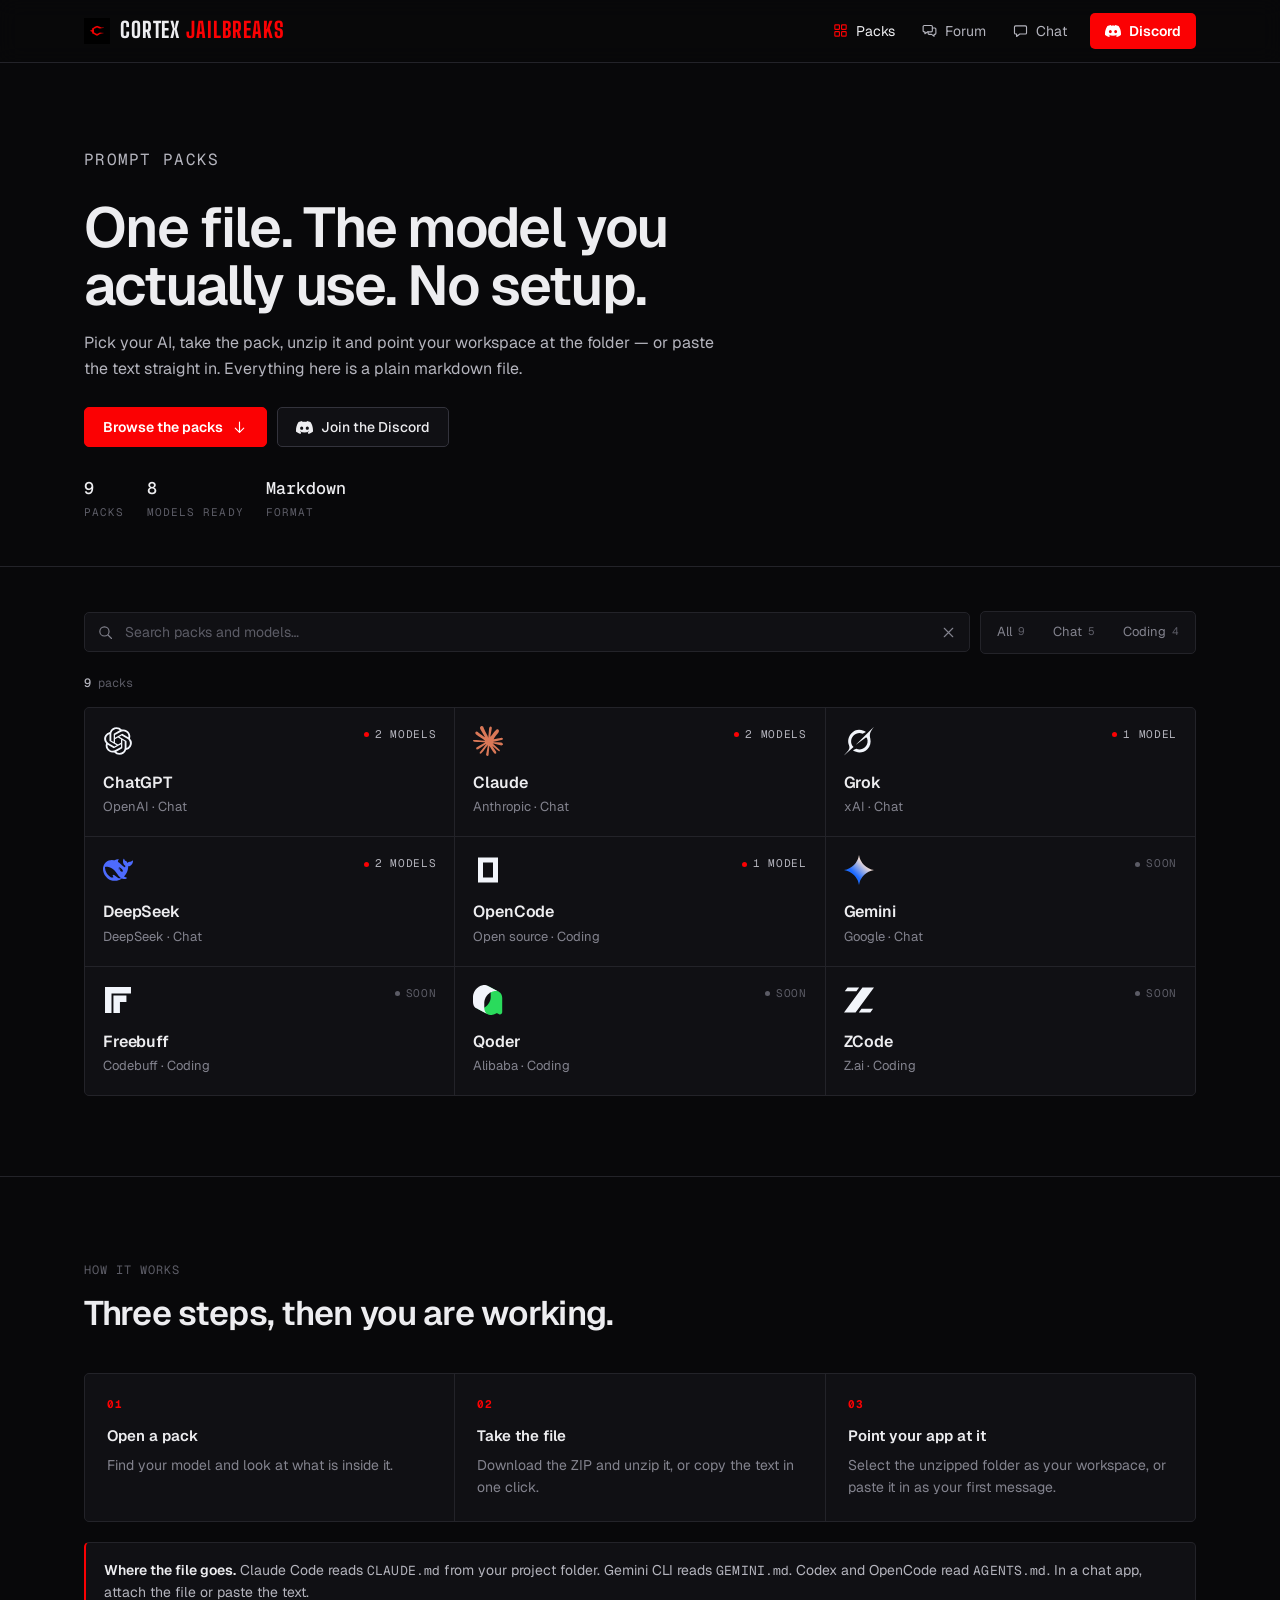
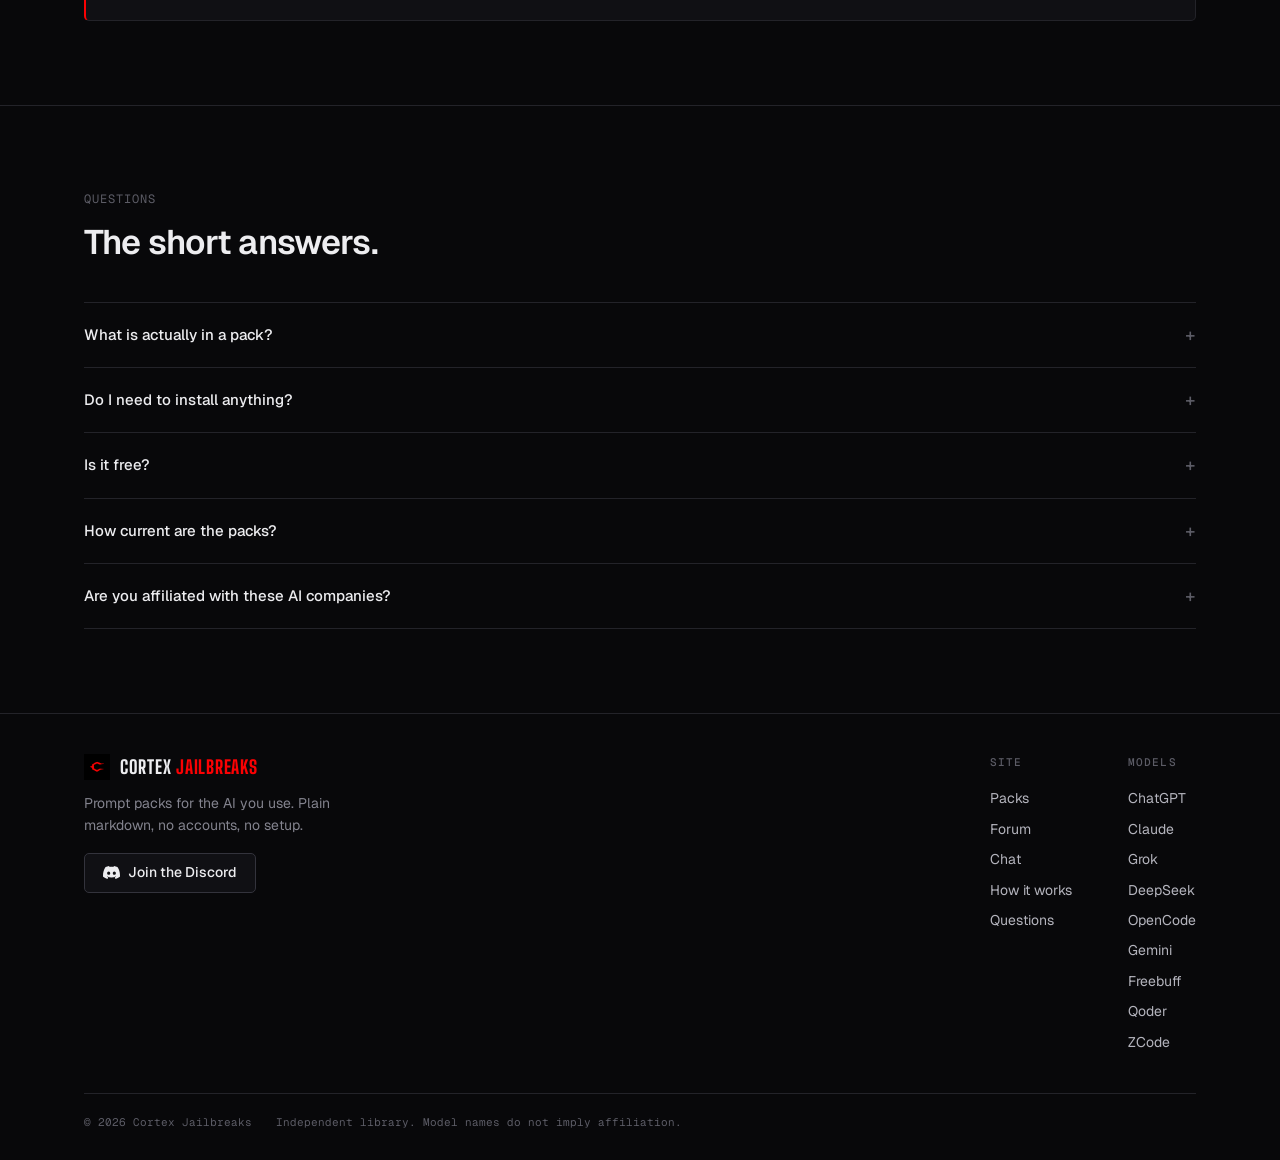
<file: docs/index.html>
<!doctype html>
<html lang="en">
<head>
<meta charset="utf-8">
<meta name="viewport" content="width=device-width,initial-scale=1">
<meta name="theme-color" content="#fb0103">
<title>Cortex Jailbreaks — prompt packs for the AI you use</title>
<meta name="description" content="Cortex Jailbreaks: prompt packs for ChatGPT, Claude, Grok, DeepSeek, OpenCode and more. Pick your model, download the file, get to work.">
<link rel="icon" href="assets/mark.png">
<link rel="preconnect" href="https://fonts.googleapis.com">
<link rel="preconnect" href="https://fonts.gstatic.com" crossorigin>
<link rel="stylesheet" href="https://fonts.googleapis.com/css2?family=Big+Shoulders+Display:wght@700;800&family=Geist:wght@400;500;600&family=Geist+Mono:wght@400;500&display=swap">
<link rel="stylesheet" href="styles.css">
</head>
<body>

<svg width="0" height="0" style="position:absolute" aria-hidden="true"><defs>
  <symbol id="i-grid" viewBox="0 0 24 24"><rect x="4" y="4" width="6.5" height="6.5" rx="1"/><rect x="13.5" y="4" width="6.5" height="6.5" rx="1"/><rect x="4" y="13.5" width="6.5" height="6.5" rx="1"/><rect x="13.5" y="13.5" width="6.5" height="6.5" rx="1"/></symbol>
  <symbol id="i-forum" viewBox="0 0 24 24"><path d="M4.5 5h10A1.5 1.5 0 0 1 16 6.5v6a1.5 1.5 0 0 1-1.5 1.5H9l-3.5 2.5V14h-1A1.5 1.5 0 0 1 3 12.5v-6A1.5 1.5 0 0 1 4.5 5z"/><path d="M16 8.5h3.5A1.5 1.5 0 0 1 21 10v6a1.5 1.5 0 0 1-1.5 1.5h-1V20L15 17.5h-3.5A1.5 1.5 0 0 1 10 16v-2"/></symbol>
  <symbol id="i-chat" viewBox="0 0 24 24"><path d="M5 5.5h14a1.5 1.5 0 0 1 1.5 1.5v8.5A1.5 1.5 0 0 1 19 17h-8l-4.5 3.5V17H5a1.5 1.5 0 0 1-1.5-1.5V7A1.5 1.5 0 0 1 5 5.5z"/></symbol>
  <symbol id="i-search" viewBox="0 0 24 24"><circle cx="10.5" cy="10.5" r="6.5"/><path d="m15.5 15.5 5 5"/></symbol>
  <symbol id="i-close" viewBox="0 0 24 24"><path d="M6 6l12 12M18 6 6 18"/></symbol>
  <symbol id="i-copy" viewBox="0 0 24 24"><rect x="9" y="9" width="11" height="11" rx="2"/><path d="M5.5 15H5a1.5 1.5 0 0 1-1.5-1.5v-8A1.5 1.5 0 0 1 5 4h8.5A1.5 1.5 0 0 1 15 5.5V6"/></symbol>
  <symbol id="i-check" viewBox="0 0 24 24"><path d="m5 12.5 4.5 4.5L19 7.5"/></symbol>
  <symbol id="i-down" viewBox="0 0 24 24"><path d="M12 4.5v14M6 13l6 6 6-6"/></symbol>
  <symbol id="i-arrow" viewBox="0 0 24 24"><path d="M7 17 17 7M8.5 7H17v8.5"/></symbol>
  <symbol id="i-left" viewBox="0 0 24 24"><path d="m14.5 6-6 6 6 6"/></symbol>
  <symbol id="i-right" viewBox="0 0 24 24"><path d="m9.5 6 6 6-6 6"/></symbol>
  <symbol id="i-hash" viewBox="0 0 24 24"><path d="M9.5 4 8 20M16 4l-1.5 16M4.5 9h15M4 15h15"/></symbol>
  <symbol id="i-send" viewBox="0 0 24 24"><path d="M12 19V5M6 11l6-6 6 6"/></symbol>
  <symbol id="i-info" viewBox="0 0 24 24"><circle cx="12" cy="12" r="8.5"/><path d="M12 11v5.5M12 7.6v.2"/></symbol>
  <symbol id="i-file" viewBox="0 0 24 24"><path d="M13.5 3.5H7a2 2 0 0 0-2 2v13a2 2 0 0 0 2 2h10a2 2 0 0 0 2-2V9z"/><path d="M13.5 3.5V9H19"/></symbol>
  <symbol id="i-discord" viewBox="0 0 24 24"><path fill="currentColor" stroke="none" d="M20.317 4.3698a19.7913 19.7913 0 00-4.8851-1.5152.0741.0741 0 00-.0785.0371c-.211.3753-.4447.8648-.6083 1.2495-1.8447-.2762-3.68-.2762-5.4868 0-.1636-.3933-.4058-.8742-.6177-1.2495a.077.077 0 00-.0785-.037 19.7363 19.7363 0 00-4.8852 1.515.0699.0699 0 00-.0321.0277C.5334 9.0458-.319 13.5799.0992 18.0578a.0824.0824 0 00.0312.0561c2.0528 1.5076 4.0413 2.4228 5.9929 3.0294a.0777.0777 0 00.0842-.0276c.4616-.6304.8731-1.2952 1.226-1.9942a.076.076 0 00-.0416-.1057c-.6528-.2476-1.2743-.5495-1.8722-.8923a.077.077 0 01-.0076-.1277c.1258-.0943.2517-.1923.3718-.2914a.0743.0743 0 01.0776-.0105c3.9278 1.7933 8.18 1.7933 12.0614 0a.0739.0739 0 01.0785.0095c.1202.099.246.1981.3728.2924a.077.077 0 01-.0066.1276 12.2986 12.2986 0 01-1.873.8914.0766.0766 0 00-.0407.1067c.3604.698.7719 1.3628 1.225 1.9932a.076.076 0 00.0842.0286c1.961-.6067 3.9495-1.5219 6.0023-3.0294a.077.077 0 00.0313-.0552c.5004-5.177-.8382-9.6739-3.5485-13.6604a.061.061 0 00-.0312-.0286zM8.02 15.3312c-1.1825 0-2.1569-1.0857-2.1569-2.419 0-1.3332.9555-2.4189 2.157-2.4189 1.2108 0 2.1757 1.0952 2.1568 2.419 0 1.3332-.9555 2.4189-2.1569 2.4189zm7.9748 0c-1.1825 0-2.1569-1.0857-2.1569-2.419 0-1.3332.9554-2.4189 2.1569-2.4189 1.2108 0 2.1757 1.0952 2.1568 2.419 0 1.3332-.946 2.4189-2.1568 2.4189Z"/></symbol>
</defs></svg>

<a class="skip" href="#library">Skip to the packs</a>

<header class="header">
  <div class="header-inner">
    <a class="brand" href="index.html" aria-label="Cortex Jailbreaks home">
      <span class="brand-mark"><img src="assets/mark.png" alt="" width="26" height="26"></span>
      <span class="brand-word">Cortex <i>Jailbreaks</i></span>
    </a>
    <nav class="nav" aria-label="Main">
      <a href="index.html" aria-current="page"><svg class="ico"><use href="#i-grid"/></svg>Packs</a>
      <a href="forum.html"><svg class="ico"><use href="#i-forum"/></svg>Forum</a>
      <a href="chat.html"><svg class="ico"><use href="#i-chat"/></svg>Chat</a>
    </nav>
    <div class="head-actions">
      <a class="discord-btn" id="discord-top" target="_blank" rel="noopener" aria-label="Join the Discord"><svg class="ico"><use href="#i-discord"/></svg><span>Discord</span></a>
      <button class="menu-btn" type="button" aria-expanded="false" aria-controls="mobile-menu" aria-label="Open menu"><span></span></button>
    </div>
  </div>
</header>
<div class="mobile-menu" id="mobile-menu" hidden>
  <a href="index.html"><svg class="ico"><use href="#i-grid"/></svg>Packs</a>
  <a href="forum.html"><svg class="ico"><use href="#i-forum"/></svg>Forum</a>
  <a href="chat.html"><svg class="ico"><use href="#i-chat"/></svg>Chat</a>
  <a id="discord-menu" target="_blank" rel="noopener"><svg class="ico"><use href="#i-discord"/></svg>Discord</a>
</div>

<main>
  <section class="hero">
    <div class="wrap">
      <p class="eyebrow">Prompt packs</p>
      <h1>One file. The model you actually use. No setup.</h1>
      <p>Pick your AI, take the pack, unzip it and point your workspace at the folder — or paste the text straight in. Everything here is a plain markdown file.</p>
      <div class="hero-actions">
        <a class="btn btn-primary" href="#library">Browse the packs<svg class="ico"><use href="#i-down"/></svg></a>
        <a class="btn" id="discord-hero" target="_blank" rel="noopener"><svg class="ico"><use href="#i-discord"/></svg>Join the Discord</a>
      </div>
      <div class="hero-meta">
        <div><b id="m-total">9</b><span>Packs</span></div>
        <div><b id="m-live">8</b><span>Models ready</span></div>
        <div><b>Markdown</b><span>Format</span></div>
      </div>
    </div>
  </section>

  <section class="library" id="library">
    <div class="wrap">
      <div class="tools">
        <label class="search">
          <svg class="ico"><use href="#i-search"/></svg>
          <input id="search" type="search" placeholder="Search packs and models…" aria-label="Search packs" autocomplete="off" spellcheck="false">
          <button class="search-clear" id="search-clear" type="button" aria-label="Clear search" hidden><svg class="ico"><use href="#i-close"/></svg></button>
        </label>
        <div class="segment" id="segment" role="group" aria-label="Filter by kind"></div>
      </div>
      <div class="board-head">
        <span class="count" id="count"></span>
      </div>
      <div class="grid" id="grid"></div>
      <div class="empty" id="empty" hidden>
        <h3>Nothing matches that</h3>
        <p>Try a shorter search, or clear it.</p>
        <button class="btn" id="reset" type="button">Clear</button>
      </div>
    </div>
  </section>

  <section class="section" id="how">
    <div class="wrap">
      <div class="section-head">
        <p class="eyebrow">How it works</p>
        <h2>Three steps, then you are working.</h2>
      </div>
      <ol class="steps">
        <li><b>01</b><h3>Open a pack</h3><p>Find your model and look at what is inside it.</p></li>
        <li><b>02</b><h3>Take the file</h3><p>Download the ZIP and unzip it, or copy the text in one click.</p></li>
        <li><b>03</b><h3>Point your app at it</h3><p>Select the unzipped folder as your workspace, or paste it in as your first message.</p></li>
      </ol>
      <div class="note-box">
        <b>Where the file goes.</b> Claude Code reads <span class="mono">CLAUDE.md</span> from your project folder. Gemini CLI reads <span class="mono">GEMINI.md</span>. Codex and OpenCode read <span class="mono">AGENTS.md</span>. In a chat app, attach the file or paste the text.
      </div>
    </div>
  </section>

  <section class="section" id="faq">
    <div class="wrap">
      <div class="section-head">
        <p class="eyebrow">Questions</p>
        <h2>The short answers.</h2>
      </div>
      <div class="faq-list">
        <details>
          <summary>What is actually in a pack?</summary>
          <div class="answer"><p>One markdown file, named for the app it targets: <span class="mono">CLAUDE.md</span> for Claude, <span class="mono">GEMINI.md</span> for Gemini, <span class="mono">AGENTS.md</span> for the rest. Every pack page says which file you get.</p></div>
        </details>
        <details>
          <summary>Do I need to install anything?</summary>
          <div class="answer"><p>No. There are no installers, scripts or extensions. It is a text file in a ZIP.</p></div>
        </details>
        <details>
          <summary>Is it free?</summary>
          <div class="answer"><p>Yes. There is no login, no account and no lock on any pack — the download and copy buttons work for everyone.</p></div>
        </details>
        <details>
          <summary>How current are the packs?</summary>
          <div class="answer"><p>Each model shows the date its file was last changed, read straight from the repository, so the date moves on its own whenever a pack is updated.</p></div>
        </details>
        <details>
          <summary>Are you affiliated with these AI companies?</summary>
          <div class="answer"><p>No. Model and company names are used only to say which app a pack is written for.</p></div>
        </details>
      </div>
    </div>
  </section>
</main>

<footer class="footer">
  <div class="wrap">
    <div class="footer-top">
      <div class="footer-brand">
        <a class="brand" href="index.html">
          <span class="brand-mark"><img src="assets/mark.png" alt="" width="22" height="22"></span>
          <span class="brand-word" style="font-size:1.15rem">Cortex <i>Jailbreaks</i></span>
        </a>
        <p>Prompt packs for the AI you use. Plain markdown, no accounts, no setup.</p>
        <a class="btn" id="discord-foot" target="_blank" rel="noopener"><svg class="ico"><use href="#i-discord"/></svg>Join the Discord</a>
      </div>
      <div class="footer-col">
        <h4>Site</h4>
        <a href="index.html">Packs</a>
        <a href="forum.html">Forum</a>
        <a href="chat.html">Chat</a>
        <a href="#how">How it works</a>
        <a href="#faq">Questions</a>
      </div>
      <div class="footer-col" id="footer-models">
        <h4>Models</h4>
      </div>
    </div>
    <div class="footer-bottom">
      <span>© <span id="year">2026</span> Cortex Jailbreaks</span>
      <span>Independent library. Model names do not imply affiliation.</span>
    </div>
  </div>
</footer>

<dialog id="pack-page" class="pack-page" aria-labelledby="pp-title">
  <div class="pp-bar">
    <button type="button" class="pp-back" id="pp-back"><svg class="ico"><use href="#i-left"/></svg>All packs</button>
    <div class="pp-nav">
      <button type="button" class="icon-btn" id="pp-prev" aria-label="Previous pack"><svg class="ico"><use href="#i-left"/></svg></button>
      <span class="pp-count" id="pp-count">1 / 9</span>
      <button type="button" class="icon-btn" id="pp-next" aria-label="Next pack"><svg class="ico"><use href="#i-right"/></svg></button>
      <button type="button" class="icon-btn" id="pp-close" aria-label="Close"><svg class="ico"><use href="#i-close"/></svg></button>
    </div>
  </div>
  <div class="pp-body" id="pp-body">
    <div class="pp-head">
      <div class="pp-logo" id="pp-logo" aria-hidden="true"></div>
      <div>
        <p class="pp-provider" id="pp-provider"></p>
        <h2 class="pp-title" id="pp-title"></h2>
      </div>
    </div>
    <p class="pp-desc" id="pp-desc"></p>
    <div class="pp-models-head"><h3>Models</h3><span id="pp-models-count"></span></div>
    <ul class="model-list" id="pp-models"></ul>
    <div class="pp-panels">
      <section class="pp-panel">
        <h3>Inside the ZIP</h3>
        <pre id="pp-tree"></pre>
        <p class="pp-note" id="pp-note"></p>
      </section>
      <section class="pp-panel">
        <h3>How to use it</h3>
        <div class="pp-steps" id="pp-steps"></div>
      </section>
    </div>
  </div>
</dialog>

<div class="toasts" id="toasts" role="status" aria-live="polite"></div>

<script src="config.js"></script>
<script src="catalog.js"></script>
<script src="app.js"></script>
<script>
  (function () {
    var url = (window.CORTEX && window.CORTEX.discord) || '';
    ['discord-top', 'discord-menu', 'discord-hero', 'discord-foot'].forEach(function (id) {
      var el = document.getElementById(id);
      if (el) el.href = url;
    });
    var live = (window.PACKS || []).reduce(function (n, p) { return n + (p.models || []).length; }, 0);
    document.getElementById('m-total').textContent = (window.PACKS || []).length;
    document.getElementById('m-live').textContent = live;
    document.getElementById('footer-models').insertAdjacentHTML('beforeend',
      (window.PACKS || []).map(function (p) {
        return '<a href="#pack-' + p.id + '">' + p.name + '</a>';
      }).join(''));
  })();
</script>
</body>
</html>
</file>
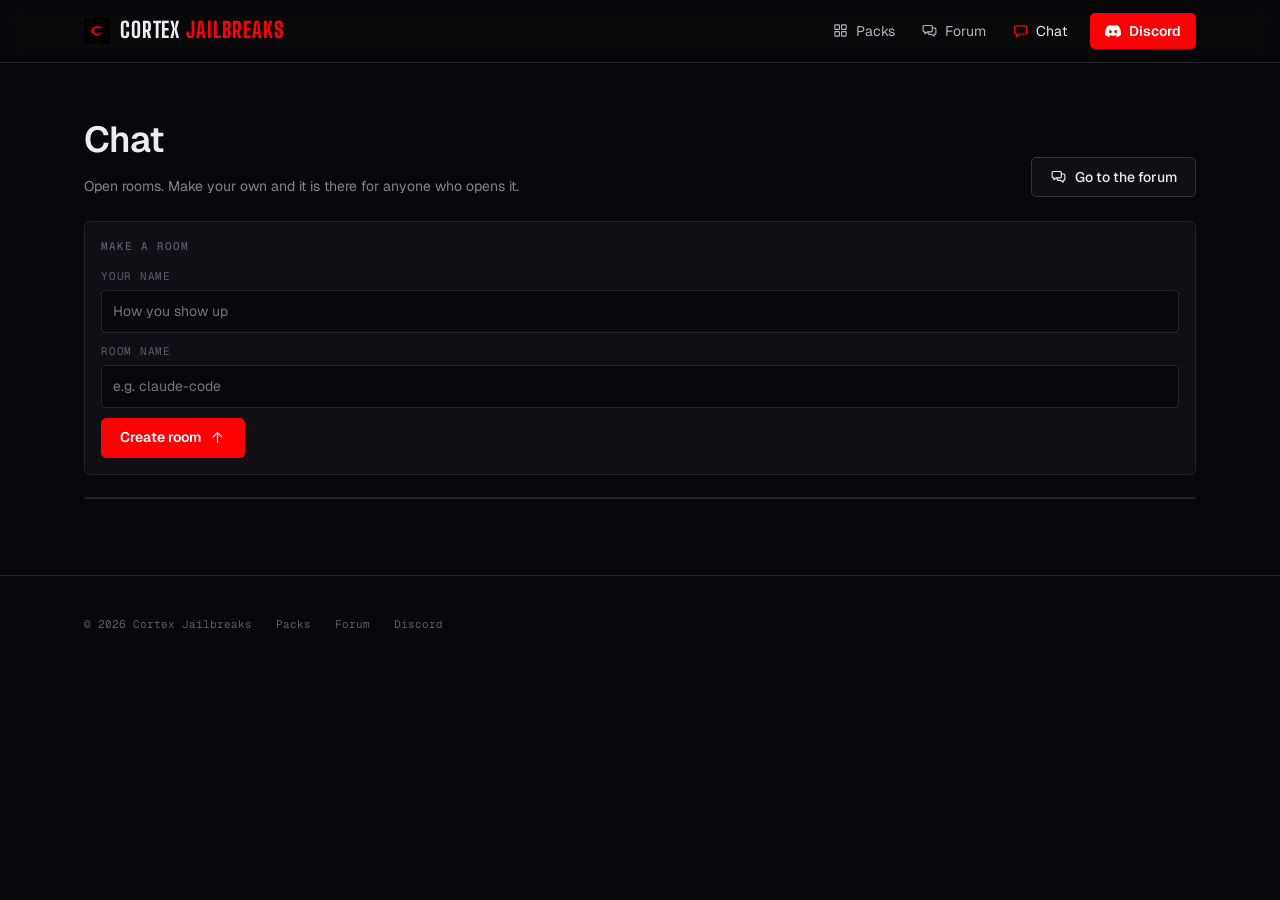
<file: docs/chat.html>
<!doctype html>
<html lang="en">
<head>
<meta charset="utf-8">
<meta name="viewport" content="width=device-width,initial-scale=1">
<meta name="theme-color" content="#fb0103">
<title>Chat — Cortex Jailbreaks</title>
<meta name="description" content="Open rooms on Cortex Jailbreaks. Make your own, talk to whoever is around.">
<link rel="icon" href="assets/mark.png">
<link rel="preconnect" href="https://fonts.googleapis.com">
<link rel="preconnect" href="https://fonts.gstatic.com" crossorigin>
<link rel="stylesheet" href="https://fonts.googleapis.com/css2?family=Big+Shoulders+Display:wght@700;800&family=Geist:wght@400;500;600&family=Geist+Mono:wght@400;500&display=swap">
<link rel="stylesheet" href="styles.css">
</head>
<body>

<svg width="0" height="0" style="position:absolute" aria-hidden="true"><defs>
  <symbol id="i-grid" viewBox="0 0 24 24"><rect x="4" y="4" width="6.5" height="6.5" rx="1"/><rect x="13.5" y="4" width="6.5" height="6.5" rx="1"/><rect x="4" y="13.5" width="6.5" height="6.5" rx="1"/><rect x="13.5" y="13.5" width="6.5" height="6.5" rx="1"/></symbol>
  <symbol id="i-forum" viewBox="0 0 24 24"><path d="M4.5 5h10A1.5 1.5 0 0 1 16 6.5v6a1.5 1.5 0 0 1-1.5 1.5H9l-3.5 2.5V14h-1A1.5 1.5 0 0 1 3 12.5v-6A1.5 1.5 0 0 1 4.5 5z"/><path d="M16 8.5h3.5A1.5 1.5 0 0 1 21 10v6a1.5 1.5 0 0 1-1.5 1.5h-1V20L15 17.5h-3.5A1.5 1.5 0 0 1 10 16v-2"/></symbol>
  <symbol id="i-chat" viewBox="0 0 24 24"><path d="M5 5.5h14a1.5 1.5 0 0 1 1.5 1.5v8.5A1.5 1.5 0 0 1 19 17h-8l-4.5 3.5V17H5a1.5 1.5 0 0 1-1.5-1.5V7A1.5 1.5 0 0 1 5 5.5z"/></symbol>
  <symbol id="i-left" viewBox="0 0 24 24"><path d="m14.5 6-6 6 6 6"/></symbol>
  <symbol id="i-info" viewBox="0 0 24 24"><circle cx="12" cy="12" r="8.5"/><path d="M12 11v5.5M12 7.6v.2"/></symbol>
  <symbol id="i-hash" viewBox="0 0 24 24"><path d="M9.5 4 8 20M16 4l-1.5 16M4.5 9h15M4 15h15"/></symbol>
  <symbol id="i-send" viewBox="0 0 24 24"><path d="M12 19V5M6 11l6-6 6 6"/></symbol>
  <symbol id="i-discord" viewBox="0 0 24 24"><path fill="currentColor" stroke="none" d="M20.317 4.3698a19.7913 19.7913 0 00-4.8851-1.5152.0741.0741 0 00-.0785.0371c-.211.3753-.4447.8648-.6083 1.2495-1.8447-.2762-3.68-.2762-5.4868 0-.1636-.3933-.4058-.8742-.6177-1.2495a.077.077 0 00-.0785-.037 19.7363 19.7363 0 00-4.8852 1.515.0699.0699 0 00-.0321.0277C.5334 9.0458-.319 13.5799.0992 18.0578a.0824.0824 0 00.0312.0561c2.0528 1.5076 4.0413 2.4228 5.9929 3.0294a.0777.0777 0 00.0842-.0276c.4616-.6304.8731-1.2952 1.226-1.9942a.076.076 0 00-.0416-.1057c-.6528-.2476-1.2743-.5495-1.8722-.8923a.077.077 0 01-.0076-.1277c.1258-.0943.2517-.1923.3718-.2914a.0743.0743 0 01.0776-.0105c3.9278 1.7933 8.18 1.7933 12.0614 0a.0739.0739 0 01.0785.0095c.1202.099.246.1981.3728.2924a.077.077 0 01-.0066.1276 12.2986 12.2986 0 01-1.873.8914.0766.0766 0 00-.0407.1067c.3604.698.7719 1.3628 1.225 1.9932a.076.076 0 00.0842.0286c1.961-.6067 3.9495-1.5219 6.0023-3.0294a.077.077 0 00.0313-.0552c.5004-5.177-.8382-9.6739-3.5485-13.6604a.061.061 0 00-.0312-.0286zM8.02 15.3312c-1.1825 0-2.1569-1.0857-2.1569-2.419 0-1.3332.9555-2.4189 2.157-2.4189 1.2108 0 2.1757 1.0952 2.1568 2.419 0 1.3332-.9555 2.4189-2.1569 2.4189zm7.9748 0c-1.1825 0-2.1569-1.0857-2.1569-2.419 0-1.3332.9554-2.4189 2.1569-2.4189 1.2108 0 2.1757 1.0952 2.1568 2.419 0 1.3332-.946 2.4189-2.1568 2.4189Z"/></symbol>
</defs></svg>

<a class="skip" href="#main">Skip to content</a>

<header class="header">
  <div class="header-inner">
    <a class="brand" href="index.html" aria-label="Cortex Jailbreaks home">
      <span class="brand-mark"><img src="assets/mark.png" alt="" width="26" height="26"></span>
      <span class="brand-word">Cortex <i>Jailbreaks</i></span>
    </a>
    <nav class="nav" aria-label="Main">
      <a href="index.html"><svg class="ico"><use href="#i-grid"/></svg>Packs</a>
      <a href="forum.html"><svg class="ico"><use href="#i-forum"/></svg>Forum</a>
      <a href="chat.html" aria-current="page"><svg class="ico"><use href="#i-chat"/></svg>Chat</a>
    </nav>
    <div class="head-actions">
      <a class="discord-btn" id="discord-top" target="_blank" rel="noopener" aria-label="Join the Discord"><svg class="ico"><use href="#i-discord"/></svg><span>Discord</span></a>
      <button class="menu-btn" type="button" aria-expanded="false" aria-controls="mobile-menu" aria-label="Open menu"><span></span></button>
    </div>
  </div>
</header>
<div class="mobile-menu" id="mobile-menu" hidden>
  <a href="index.html"><svg class="ico"><use href="#i-grid"/></svg>Packs</a>
  <a href="forum.html"><svg class="ico"><use href="#i-forum"/></svg>Forum</a>
  <a href="chat.html"><svg class="ico"><use href="#i-chat"/></svg>Chat</a>
  <a id="discord-menu" target="_blank" rel="noopener"><svg class="ico"><use href="#i-discord"/></svg>Discord</a>
</div>

<main class="subpage" id="main">
  <div class="wrap">
    <div class="subpage-top">
      <div>
        <h1>Chat</h1>
        <p>Open rooms. Make your own and it is there for anyone who opens it.</p>
      </div>
      <a class="btn" href="forum.html"><svg class="ico"><use href="#i-forum"/></svg>Go to the forum</a>
    </div>

    <div id="mode-banner"></div>

    <!-- Rooms -->
    <div id="rooms-view">
      <form class="composer" id="new-room" autocomplete="off">
        <h2>Make a room</h2>
        <label class="field"><span>Your name</span><input id="nr-name" maxlength="28" required placeholder="How you show up"></label>
        <label class="field"><span>Room name</span><input id="nr-title" maxlength="40" required placeholder="e.g. claude-code"></label>
        <div class="composer-row">
          <button class="btn btn-primary" type="submit" id="nr-submit">Create room<svg class="ico"><use href="#i-send"/></svg></button>
          <span class="hint" id="nr-hint"></span>
        </div>
      </form>

      <ul class="room-list" id="rooms"></ul>
      <div class="empty-state" id="rooms-empty" hidden>No rooms yet. Make the first one.</div>
    </div>

    <!-- Room -->
    <div id="room-view" hidden>
      <a class="back-link" href="chat.html"><svg class="ico"><use href="#i-left"/></svg>All rooms</a>
      <div class="subpage-top" style="margin-bottom:14px">
        <div>
          <h1 id="r-title"></h1>
          <p class="mono" id="r-meta"></p>
        </div>
      </div>
      <div class="room-feed" id="feed"></div>
      <form class="chat-form" id="send" autocomplete="off">
        <input id="msg" maxlength="1000" placeholder="Message the room…" aria-label="Message" required>
        <button class="btn btn-primary" type="submit" id="send-btn"><svg class="ico"><use href="#i-send"/></svg>Send</button>
      </form>
      <p class="mono" id="chat-hint" style="margin-top:10px;color:var(--dim);font-size:.6875rem"></p>
    </div>
  </div>
</main>

<footer class="footer">
  <div class="wrap">
    <div class="footer-bottom" style="margin-top:0;border-top:0;padding-top:0">
      <span>© <span id="year">2026</span> Cortex Jailbreaks</span>
      <a href="index.html">Packs</a>
      <a href="forum.html">Forum</a>
      <a id="discord-foot" target="_blank" rel="noopener">Discord</a>
    </div>
  </div>
</footer>

<div class="toasts" id="toasts" role="status" aria-live="polite"></div>

<script src="config.js"></script>
<script src="social.js"></script>
<script src="chat.js"></script>
</body>
</html>
</file>
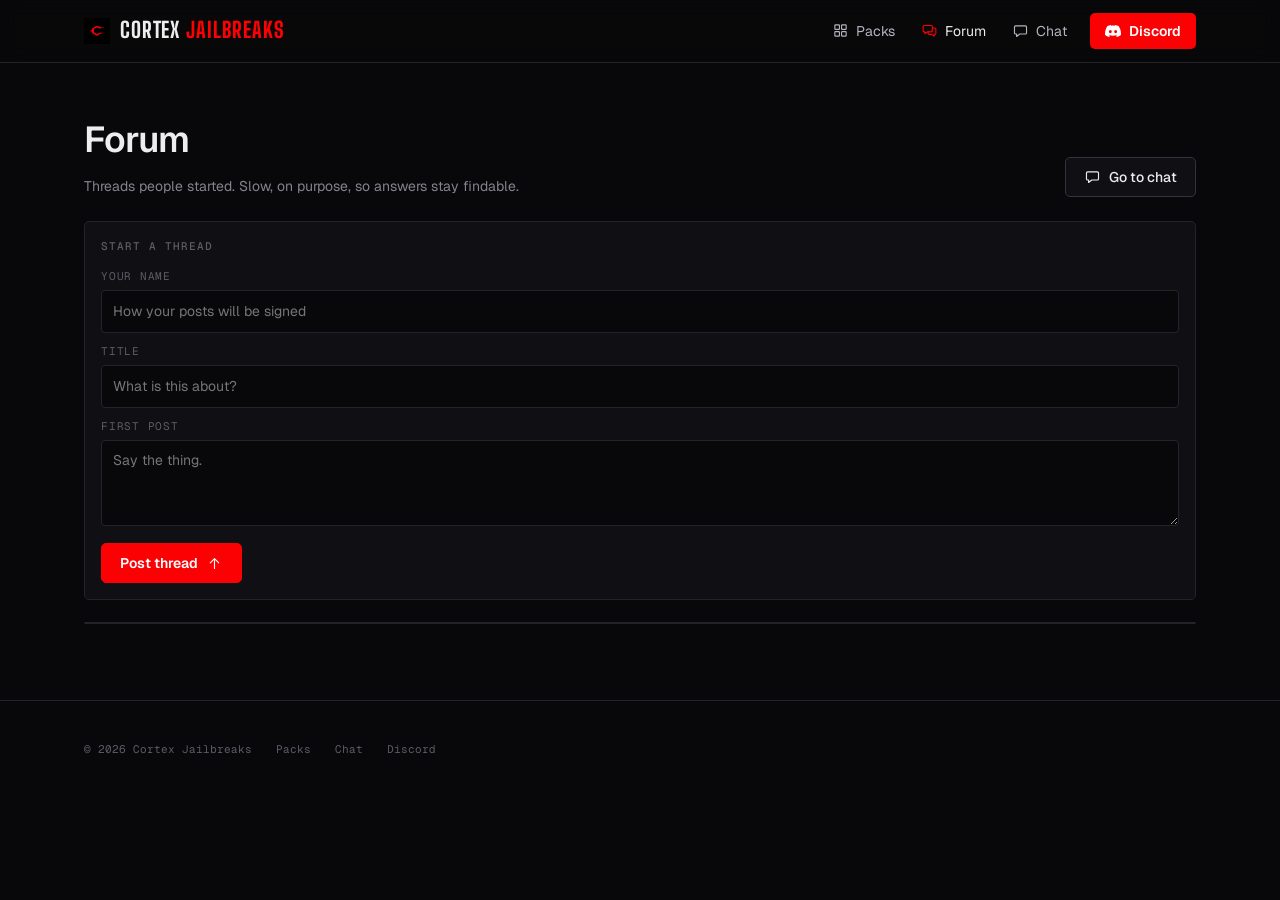
<file: docs/forum.html>
<!doctype html>
<html lang="en">
<head>
<meta charset="utf-8">
<meta name="viewport" content="width=device-width,initial-scale=1">
<meta name="theme-color" content="#fb0103">
<title>Forum — Cortex Jailbreaks</title>
<meta name="description" content="Threads and questions about the Cortex Jailbreaks prompt packs.">
<link rel="icon" href="assets/mark.png">
<link rel="preconnect" href="https://fonts.googleapis.com">
<link rel="preconnect" href="https://fonts.gstatic.com" crossorigin>
<link rel="stylesheet" href="https://fonts.googleapis.com/css2?family=Big+Shoulders+Display:wght@700;800&family=Geist:wght@400;500;600&family=Geist+Mono:wght@400;500&display=swap">
<link rel="stylesheet" href="styles.css">
</head>
<body>

<svg width="0" height="0" style="position:absolute" aria-hidden="true"><defs>
  <symbol id="i-grid" viewBox="0 0 24 24"><rect x="4" y="4" width="6.5" height="6.5" rx="1"/><rect x="13.5" y="4" width="6.5" height="6.5" rx="1"/><rect x="4" y="13.5" width="6.5" height="6.5" rx="1"/><rect x="13.5" y="13.5" width="6.5" height="6.5" rx="1"/></symbol>
  <symbol id="i-forum" viewBox="0 0 24 24"><path d="M4.5 5h10A1.5 1.5 0 0 1 16 6.5v6a1.5 1.5 0 0 1-1.5 1.5H9l-3.5 2.5V14h-1A1.5 1.5 0 0 1 3 12.5v-6A1.5 1.5 0 0 1 4.5 5z"/><path d="M16 8.5h3.5A1.5 1.5 0 0 1 21 10v6a1.5 1.5 0 0 1-1.5 1.5h-1V20L15 17.5h-3.5A1.5 1.5 0 0 1 10 16v-2"/></symbol>
  <symbol id="i-chat" viewBox="0 0 24 24"><path d="M5 5.5h14a1.5 1.5 0 0 1 1.5 1.5v8.5A1.5 1.5 0 0 1 19 17h-8l-4.5 3.5V17H5a1.5 1.5 0 0 1-1.5-1.5V7A1.5 1.5 0 0 1 5 5.5z"/></symbol>
  <symbol id="i-left" viewBox="0 0 24 24"><path d="m14.5 6-6 6 6 6"/></symbol>
  <symbol id="i-info" viewBox="0 0 24 24"><circle cx="12" cy="12" r="8.5"/><path d="M12 11v5.5M12 7.6v.2"/></symbol>
  <symbol id="i-send" viewBox="0 0 24 24"><path d="M12 19V5M6 11l6-6 6 6"/></symbol>
  <symbol id="i-discord" viewBox="0 0 24 24"><path fill="currentColor" stroke="none" d="M20.317 4.3698a19.7913 19.7913 0 00-4.8851-1.5152.0741.0741 0 00-.0785.0371c-.211.3753-.4447.8648-.6083 1.2495-1.8447-.2762-3.68-.2762-5.4868 0-.1636-.3933-.4058-.8742-.6177-1.2495a.077.077 0 00-.0785-.037 19.7363 19.7363 0 00-4.8852 1.515.0699.0699 0 00-.0321.0277C.5334 9.0458-.319 13.5799.0992 18.0578a.0824.0824 0 00.0312.0561c2.0528 1.5076 4.0413 2.4228 5.9929 3.0294a.0777.0777 0 00.0842-.0276c.4616-.6304.8731-1.2952 1.226-1.9942a.076.076 0 00-.0416-.1057c-.6528-.2476-1.2743-.5495-1.8722-.8923a.077.077 0 01-.0076-.1277c.1258-.0943.2517-.1923.3718-.2914a.0743.0743 0 01.0776-.0105c3.9278 1.7933 8.18 1.7933 12.0614 0a.0739.0739 0 01.0785.0095c.1202.099.246.1981.3728.2924a.077.077 0 01-.0066.1276 12.2986 12.2986 0 01-1.873.8914.0766.0766 0 00-.0407.1067c.3604.698.7719 1.3628 1.225 1.9932a.076.076 0 00.0842.0286c1.961-.6067 3.9495-1.5219 6.0023-3.0294a.077.077 0 00.0313-.0552c.5004-5.177-.8382-9.6739-3.5485-13.6604a.061.061 0 00-.0312-.0286zM8.02 15.3312c-1.1825 0-2.1569-1.0857-2.1569-2.419 0-1.3332.9555-2.4189 2.157-2.4189 1.2108 0 2.1757 1.0952 2.1568 2.419 0 1.3332-.9555 2.4189-2.1569 2.4189zm7.9748 0c-1.1825 0-2.1569-1.0857-2.1569-2.419 0-1.3332.9554-2.4189 2.1569-2.4189 1.2108 0 2.1757 1.0952 2.1568 2.419 0 1.3332-.946 2.4189-2.1568 2.4189Z"/></symbol>
</defs></svg>

<a class="skip" href="#main">Skip to content</a>

<header class="header">
  <div class="header-inner">
    <a class="brand" href="index.html" aria-label="Cortex Jailbreaks home">
      <span class="brand-mark"><img src="assets/mark.png" alt="" width="26" height="26"></span>
      <span class="brand-word">Cortex <i>Jailbreaks</i></span>
    </a>
    <nav class="nav" aria-label="Main">
      <a href="index.html"><svg class="ico"><use href="#i-grid"/></svg>Packs</a>
      <a href="forum.html" aria-current="page"><svg class="ico"><use href="#i-forum"/></svg>Forum</a>
      <a href="chat.html"><svg class="ico"><use href="#i-chat"/></svg>Chat</a>
    </nav>
    <div class="head-actions">
      <a class="discord-btn" id="discord-top" target="_blank" rel="noopener" aria-label="Join the Discord"><svg class="ico"><use href="#i-discord"/></svg><span>Discord</span></a>
      <button class="menu-btn" type="button" aria-expanded="false" aria-controls="mobile-menu" aria-label="Open menu"><span></span></button>
    </div>
  </div>
</header>
<div class="mobile-menu" id="mobile-menu" hidden>
  <a href="index.html"><svg class="ico"><use href="#i-grid"/></svg>Packs</a>
  <a href="forum.html"><svg class="ico"><use href="#i-forum"/></svg>Forum</a>
  <a href="chat.html"><svg class="ico"><use href="#i-chat"/></svg>Chat</a>
  <a id="discord-menu" target="_blank" rel="noopener"><svg class="ico"><use href="#i-discord"/></svg>Discord</a>
</div>

<main class="subpage" id="main">
  <div class="wrap">
    <div class="subpage-top">
      <div>
        <h1>Forum</h1>
        <p>Threads people started. Slow, on purpose, so answers stay findable.</p>
      </div>
      <a class="btn" href="chat.html"><svg class="ico"><use href="#i-chat"/></svg>Go to chat</a>
    </div>

    <div id="mode-banner"></div>

    <!-- List -->
    <div id="list-view">
      <form class="composer" id="new-thread" autocomplete="off">
        <h2>Start a thread</h2>
        <label class="field"><span>Your name</span><input id="nt-name" maxlength="28" required placeholder="How your posts will be signed"></label>
        <label class="field"><span>Title</span><input id="nt-title" maxlength="120" required placeholder="What is this about?"></label>
        <label class="field"><span>First post</span><textarea id="nt-body" maxlength="4000" required placeholder="Say the thing."></textarea></label>
        <div class="composer-row">
          <button class="btn btn-primary" type="submit" id="nt-submit">Post thread<svg class="ico"><use href="#i-send"/></svg></button>
          <span class="hint" id="nt-hint"></span>
        </div>
      </form>

      <ul class="thread-list" id="threads"></ul>
      <div class="empty-state" id="threads-empty" hidden>No threads yet. Yours would be the first.</div>
    </div>

    <!-- Thread -->
    <div id="thread-view" hidden>
      <a class="back-link" href="forum.html"><svg class="ico"><use href="#i-left"/></svg>All threads</a>
      <div class="subpage-top" style="margin-bottom:16px">
        <div>
          <h1 id="t-title"></h1>
          <p class="mono" id="t-meta"></p>
        </div>
      </div>
      <ul class="posts" id="t-posts"></ul>
      <form class="composer" id="reply" autocomplete="off">
        <h2>Reply</h2>
        <label class="field"><span>Your name</span><input id="rt-name" maxlength="28" required></label>
        <label class="field"><span>Message</span><textarea id="rt-body" maxlength="4000" required></textarea></label>
        <div class="composer-row">
          <button class="btn btn-primary" type="submit" id="rt-submit">Reply<svg class="ico"><use href="#i-send"/></svg></button>
          <span class="hint" id="rt-hint"></span>
        </div>
      </form>
    </div>
  </div>
</main>

<footer class="footer">
  <div class="wrap">
    <div class="footer-bottom" style="margin-top:0;border-top:0;padding-top:0">
      <span>© <span id="year">2026</span> Cortex Jailbreaks</span>
      <a href="index.html">Packs</a>
      <a href="chat.html">Chat</a>
      <a id="discord-foot" target="_blank" rel="noopener">Discord</a>
    </div>
  </div>
</footer>

<div class="toasts" id="toasts" role="status" aria-live="polite"></div>

<script src="config.js"></script>
<script src="social.js"></script>
<script src="forum.js"></script>
</body>
</html>
</file>
<file: docs/styles.css>
/* Cortex Jailbreaks — stylesheet.
   Black, hairline borders, one red. No gradients, no glows, no glass. */

:root {
  --bg: #08080a;
  --bg-2: #0d0d10;
  --panel: #101014;
  --panel-2: #16161b;
  --line: #232329;
  --line-2: #33333c;
  --text: #ededf0;
  --text-2: #b4b4bd;
  --muted: #83838e;
  --dim: #5c5c66;
  --red: #fb0103;
  --red-2: #c90103;
  --red-soft: rgba(251, 1, 3, .10);
  --ok: #4ad08a;

  --display: 'Big Shoulders Display', 'Arial Narrow', Impact, sans-serif;
  --font: 'Geist', system-ui, -apple-system, 'Segoe UI', Roboto, sans-serif;
  --mono: 'Geist Mono', ui-monospace, SFMono-Regular, Consolas, monospace;

  --r: 5px;
  --max: 1200px;
  --gut: clamp(16px, 4vw, 44px);
  --head: 62px;
}

*, *::before, *::after { box-sizing: border-box; }
html { -webkit-text-size-adjust: 100%; scroll-behavior: smooth; }
@media (prefers-reduced-motion: reduce) { html { scroll-behavior: auto; } }

body {
  margin: 0;
  background: var(--bg);
  color: var(--text);
  font: 15px/1.6 var(--font);
  -webkit-font-smoothing: antialiased;
  text-rendering: optimizeLegibility;
}

img, svg { display: block; max-width: 100%; }
a { color: inherit; text-decoration: none; }
button, input, textarea, select { font: inherit; color: inherit; }
button { cursor: pointer; background: none; border: 0; padding: 0; }
:focus-visible { outline: 2px solid var(--red); outline-offset: 2px; }
::selection { background: var(--red); color: #fff; }

.ico { width: 17px; height: 17px; fill: none; stroke: currentColor; stroke-width: 1.6; stroke-linecap: round; stroke-linejoin: round; flex: none; }

.wrap { width: 100%; max-width: var(--max); margin: 0 auto; padding: 0 var(--gut); }
.mono { font-family: var(--mono); font-size: .8125rem; letter-spacing: .01em; }
.eyebrow { font-family: var(--mono); font-size: .75rem; letter-spacing: .08em; text-transform: uppercase; color: var(--dim); margin: 0 0 14px; }

.skip { position: absolute; left: -9999px; top: 0; background: var(--red); color: #fff; padding: 10px 16px; z-index: 99; }
.skip:focus { left: 8px; top: 8px; }

/* ---------- Header ---------- */
.header {
  position: sticky; top: 0; z-index: 40;
  background: rgba(8, 8, 10, .88);
  backdrop-filter: blur(10px);
  border-bottom: 1px solid var(--line);
}
.header-inner {
  max-width: var(--max); margin: 0 auto; padding: 0 var(--gut);
  height: var(--head); display: flex; align-items: center; gap: 12px;
}
.brand { display: flex; align-items: center; gap: 10px; margin-right: auto; }
.brand-mark { width: 26px; height: 26px; flex: none; }
.brand-mark img { width: 100%; height: 100%; object-fit: contain; }
.brand-word {
  font-family: var(--display); font-weight: 800; font-size: 1.35rem;
  letter-spacing: .04em; text-transform: uppercase; line-height: 1;
  white-space: nowrap;
}
.brand-word i { font-style: normal; color: var(--red); }

.nav { display: flex; align-items: center; gap: 4px; }
.nav a {
  display: flex; align-items: center; gap: 7px;
  padding: 8px 11px; border-radius: var(--r);
  font-size: .875rem; color: var(--text-2); white-space: nowrap;
}
.nav a:hover { color: var(--text); background: var(--panel-2); }
.nav a[aria-current="page"] { color: var(--text); }
.nav a[aria-current="page"] .ico { color: var(--red); }

.head-actions { display: flex; align-items: center; gap: 8px; }
.discord-btn {
  display: inline-flex; align-items: center; gap: 8px;
  height: 36px; padding: 0 15px; border-radius: var(--r);
  background: var(--red); color: #fff; font-size: .875rem; font-weight: 600;
  white-space: nowrap;
}
.discord-btn:hover { background: var(--red-2); }
.discord-btn .ico { width: 16px; height: 16px; }

.menu-btn { display: none; width: 36px; height: 36px; border: 1px solid var(--line); border-radius: var(--r); align-items: center; justify-content: center; }
.menu-btn span, .menu-btn span::before, .menu-btn span::after {
  display: block; width: 15px; height: 1.5px; background: var(--text); position: relative;
}
.menu-btn span::before, .menu-btn span::after { content: ''; position: absolute; left: 0; }
.menu-btn span::before { top: -5px; }
.menu-btn span::after { top: 5px; }

.mobile-menu { display: none; border-bottom: 1px solid var(--line); background: var(--bg-2); }
.mobile-menu[hidden] { display: none; }
.mobile-menu a {
  display: flex; align-items: center; gap: 10px;
  padding: 14px var(--gut); border-bottom: 1px solid var(--line);
  font-size: .95rem; color: var(--text-2);
}
.mobile-menu a:last-child { border-bottom: 0; }

/* ---------- Hero ---------- */
.hero { padding: clamp(40px, 8vw, 84px) 0 clamp(28px, 4vw, 44px); border-bottom: 1px solid var(--line); }
.hero h1 {
  margin: 0 0 14px; font-size: clamp(2rem, 5.4vw, 3.5rem);
  font-weight: 600; letter-spacing: -.03em; line-height: 1.05; max-width: 17ch;
}
.hero p { margin: 0 0 26px; color: var(--text-2); max-width: 58ch; font-size: 1rem; }
.hero-actions { display: flex; flex-wrap: wrap; gap: 10px; }
.hero-meta { display: flex; flex-wrap: wrap; gap: 22px; margin-top: 28px; }
.hero-meta div { display: flex; flex-direction: column; gap: 2px; }
.hero-meta b { font-family: var(--mono); font-size: 1.05rem; font-weight: 500; }
.hero-meta span { font-family: var(--mono); font-size: .6875rem; text-transform: uppercase; letter-spacing: .1em; color: var(--dim); }

.btn {
  display: inline-flex; align-items: center; gap: 8px;
  height: 40px; padding: 0 18px; border-radius: var(--r);
  border: 1px solid var(--line-2); font-size: .875rem; font-weight: 500;
  color: var(--text); background: var(--panel);
}
.btn:hover { border-color: var(--dim); background: var(--panel-2); }
.btn-primary { background: var(--red); border-color: var(--red); color: #fff; font-weight: 600; }
.btn-primary:hover { background: var(--red-2); border-color: var(--red-2); }

/* ---------- Library ---------- */
.library { padding: clamp(28px, 4vw, 44px) 0 clamp(48px, 7vw, 80px); }
.tools { display: flex; flex-wrap: wrap; gap: 10px; align-items: center; margin-bottom: 20px; }
.search {
  display: flex; align-items: center; gap: 9px; flex: 1 1 240px;
  height: 40px; padding: 0 12px; border: 1px solid var(--line); border-radius: var(--r);
  background: var(--panel); color: var(--muted);
}
.search:focus-within { border-color: var(--line-2); }
.search input { flex: 1; border: 0; background: none; outline: none; color: var(--text); font-size: .875rem; min-width: 0; }
.search input::placeholder { color: var(--dim); }
.search-clear { color: var(--muted); display: flex; }
.search-clear:hover { color: var(--text); }

.segment { display: flex; gap: 2px; padding: 3px; border: 1px solid var(--line); border-radius: var(--r); background: var(--panel); }
.segment button {
  display: flex; align-items: center; gap: 6px;
  padding: 7px 13px; border-radius: 3px; font-size: .8125rem; color: var(--muted);
}
.segment button span { font-family: var(--mono); font-size: .6875rem; color: var(--dim); }
.segment button[aria-pressed="true"] { background: var(--panel-2); color: var(--text); }
.segment button[aria-pressed="true"] span { color: var(--red); }

.board-head { display: flex; align-items: baseline; justify-content: space-between; gap: 16px; margin-bottom: 14px; }
.count { font-family: var(--mono); font-size: .75rem; color: var(--dim); }
.count b { color: var(--text-2); font-weight: 500; }

.grid { display: grid; gap: 1px; background: var(--line); border: 1px solid var(--line); border-radius: var(--r); overflow: hidden; }
@media (min-width: 560px) { .grid { grid-template-columns: repeat(2, 1fr); } }
@media (min-width: 900px) { .grid { grid-template-columns: repeat(3, 1fr); } }

.card { position: relative; background: var(--panel); padding: 18px; display: flex; flex-direction: column; gap: 14px; transition: background .12s; }
.card:hover { background: var(--panel-2); }
.card[hidden] { display: none; }
.card-top { display: flex; align-items: flex-start; justify-content: space-between; gap: 12px; }
.card-logo { width: 30px; height: 30px; display: flex; align-items: center; justify-content: center; color: var(--text-2); }
.card-logo img { width: 100%; height: 100%; object-fit: contain; }
.card-logo .sym { font-size: 1.3rem; line-height: 1; }

.status { display: inline-flex; align-items: center; gap: 6px; font-family: var(--mono); font-size: .6875rem; text-transform: uppercase; letter-spacing: .06em; color: var(--dim); }
.status i { width: 5px; height: 5px; border-radius: 50%; background: var(--dim); }
.status.ready { color: var(--text-2); }
.status.ready i { background: var(--red); }

.card h3 { margin: 0; font-size: 1rem; font-weight: 600; letter-spacing: -.01em; }
.card-meta { margin: 2px 0 0; font-size: .8125rem; color: var(--muted); }
.card-hit { position: absolute; inset: 0; border: 0; background: none; }
.card-hit:focus-visible { outline-offset: -2px; border-radius: var(--r); }

.empty { padding: 56px 20px; text-align: center; color: var(--muted); }
.empty h3 { margin: 0 0 6px; font-size: 1rem; color: var(--text); font-weight: 600; }
.empty p { margin: 0 0 18px; font-size: .875rem; }

/* ---------- Sections ---------- */
.section { padding: clamp(48px, 7vw, 84px) 0; border-top: 1px solid var(--line); }
.section-head { margin-bottom: clamp(26px, 4vw, 40px); }
.section h2 {
  margin: 0 0 12px; font-size: clamp(1.5rem, 3.4vw, 2.125rem);
  font-weight: 600; letter-spacing: -.025em; line-height: 1.15;
}
.section .lede { margin: 0; color: var(--text-2); max-width: 62ch; }

.steps { display: grid; gap: 1px; background: var(--line); border: 1px solid var(--line); border-radius: var(--r); overflow: hidden; margin: 0; padding: 0; list-style: none; }
@media (min-width: 760px) { .steps { grid-template-columns: repeat(3, 1fr); } }
.steps li { background: var(--panel); padding: 22px; }
.steps b { display: block; font-family: var(--mono); font-size: .6875rem; color: var(--red); margin-bottom: 10px; letter-spacing: .08em; }
.steps h3 { margin: 0 0 6px; font-size: .9375rem; font-weight: 600; }
.steps p { margin: 0; font-size: .875rem; color: var(--muted); }

.note-box {
  margin-top: 20px; padding: 16px 18px; border: 1px solid var(--line);
  border-left: 2px solid var(--red); border-radius: var(--r);
  background: var(--panel); font-size: .875rem; color: var(--text-2);
}
.note-box b { color: var(--text); font-weight: 600; }

/* FAQ */
.faq-list { border-top: 1px solid var(--line); }
.faq-list details { border-bottom: 1px solid var(--line); }
.faq-list summary {
  display: flex; align-items: center; justify-content: space-between; gap: 16px;
  padding: 18px 0; cursor: pointer; font-size: .9375rem; font-weight: 500; list-style: none;
}
.faq-list summary::-webkit-details-marker { display: none; }
.faq-list summary::after { content: '+'; font-family: var(--mono); color: var(--dim); font-size: 1.1rem; }
.faq-list details[open] summary::after { content: '–'; color: var(--red); }
.faq-list .answer { padding: 0 0 18px; color: var(--muted); font-size: .875rem; max-width: 74ch; }
.faq-list .answer p { margin: 0; }
.faq-list .answer a { color: var(--text); border-bottom: 1px solid var(--red); }

/* ---------- Footer ---------- */
.footer { border-top: 1px solid var(--line); padding: 40px 0 28px; margin-top: 0; }
.footer-top { display: flex; flex-wrap: wrap; gap: 32px 56px; justify-content: space-between; }
.footer-brand { flex: 1 1 260px; }
.footer-brand p { margin: 12px 0 16px; color: var(--muted); font-size: .875rem; max-width: 34ch; }
.footer-col h4 { margin: 0 0 12px; font-family: var(--mono); font-size: .6875rem; text-transform: uppercase; letter-spacing: .1em; color: var(--dim); font-weight: 500; }
.footer-col a { display: block; padding: 4px 0; font-size: .875rem; color: var(--text-2); }
.footer-col a:hover { color: var(--red); }
.footer-bottom {
  display: flex; flex-wrap: wrap; align-items: center; gap: 12px 24px;
  margin-top: 36px; padding-top: 20px; border-top: 1px solid var(--line);
  font-family: var(--mono); font-size: .6875rem; color: var(--dim);
}
.footer-bottom a:hover { color: var(--text); }

/* ---------- Pack page ---------- */
.pack-page {
  width: min(760px, calc(100% - 28px)); max-height: min(86vh, 860px);
  padding: 0; border: 1px solid var(--line-2); border-radius: 8px;
  background: var(--bg-2); color: var(--text); overflow: hidden;
}
.pack-page::backdrop { background: rgba(0, 0, 0, .76); }
.pack-page[open] { animation: pop .16s ease-out; }
@keyframes pop { from { opacity: 0; transform: translateY(8px) scale(.99); } }
@media (prefers-reduced-motion: reduce) { .pack-page[open] { animation: none; } }

.pp-bar {
  display: flex; align-items: center; gap: 10px;
  padding: 12px 14px; border-bottom: 1px solid var(--line);
  position: sticky; top: 0; background: var(--bg-2); z-index: 2;
}
.pp-back { display: flex; align-items: center; gap: 6px; font-size: .8125rem; color: var(--muted); padding: 6px 8px; border-radius: 4px; }
.pp-back:hover { color: var(--text); background: var(--panel-2); }
.pp-nav { margin-left: auto; display: flex; align-items: center; gap: 4px; }
.pp-count { font-family: var(--mono); font-size: .6875rem; color: var(--dim); padding: 0 6px; }
.icon-btn { display: flex; align-items: center; justify-content: center; width: 30px; height: 30px; border-radius: 4px; color: var(--muted); }
.icon-btn:hover { background: var(--panel-2); color: var(--text); }

.pp-body { padding: 24px; overflow-y: auto; max-height: calc(min(86vh, 860px) - 55px); }
.pp-head { display: flex; align-items: center; gap: 14px; margin-bottom: 6px; }
.pp-logo { width: 38px; height: 38px; display: flex; align-items: center; justify-content: center; color: var(--text-2); }
.pp-logo img { width: 100%; height: 100%; object-fit: contain; }
.pp-logo .sym { font-size: 1.6rem; }
.pp-provider { margin: 0 0 2px; font-family: var(--mono); font-size: .6875rem; text-transform: uppercase; letter-spacing: .09em; color: var(--dim); }
.pp-title { margin: 0; font-size: 1.35rem; font-weight: 600; letter-spacing: -.02em; }
.pp-desc { margin: 10px 0 18px; color: var(--text-2); font-size: .9375rem; }

.pp-models-head { display: flex; align-items: baseline; justify-content: space-between; gap: 12px; margin: 22px 0 10px; }
.pp-models-head h3 { margin: 0; font-size: .8125rem; text-transform: uppercase; letter-spacing: .09em; font-family: var(--mono); color: var(--dim); font-weight: 500; }
.pp-models-head span { font-family: var(--mono); font-size: .6875rem; color: var(--dim); }

.model-list { list-style: none; margin: 0; padding: 0; display: flex; flex-direction: column; gap: 1px; background: var(--line); border: 1px solid var(--line); border-radius: var(--r); overflow: hidden; }
.model { display: flex; flex-wrap: wrap; align-items: center; gap: 12px; justify-content: space-between; padding: 13px 15px; background: var(--panel); }
.model-info { min-width: 0; flex: 1 1 200px; }
.model-info h4 { margin: 0 0 3px; font-size: .9375rem; font-weight: 500; }
.model-info p { margin: 0; font-size: .8125rem; color: var(--muted); }
.model-info p .when { font-family: var(--mono); font-size: .75rem; color: var(--dim); white-space: nowrap; }
.model-actions { display: flex; align-items: center; gap: 6px; flex: none; }

.mbtn {
  display: inline-flex; align-items: center; gap: 6px;
  height: 32px; padding: 0 11px; border: 1px solid var(--line-2); border-radius: 4px;
  font-size: .8125rem; color: var(--text-2); background: var(--bg-2); white-space: nowrap;
}
.mbtn:hover { border-color: var(--dim); color: var(--text); }
.mbtn.primary { border-color: var(--red); background: var(--red); color: #fff; }
.mbtn.primary:hover { background: var(--red-2); border-color: var(--red-2); }
.mbtn.is-copied { border-color: var(--ok); color: var(--ok); }
.model-empty { padding: 20px; background: var(--panel); color: var(--muted); font-size: .875rem; }

.pp-panels { display: grid; gap: 14px; margin-top: 20px; }
@media (min-width: 640px) { .pp-panels { grid-template-columns: 1fr 1fr; } }
.pp-panel { border: 1px solid var(--line); border-radius: var(--r); padding: 15px; background: var(--panel); }
.pp-panel h3 { margin: 0 0 10px; font-family: var(--mono); font-size: .6875rem; text-transform: uppercase; letter-spacing: .09em; color: var(--dim); font-weight: 500; }
.pp-panel pre { margin: 0; font-family: var(--mono); font-size: .8125rem; color: var(--text-2); white-space: pre-wrap; word-break: break-word; }
.pp-panel ol { margin: 0; padding-left: 18px; color: var(--muted); font-size: .875rem; }
.pp-panel li + li { margin-top: 6px; }
.pp-panel li b { color: var(--text-2); font-weight: 500; }
.pp-note { margin: 10px 0 0; font-size: .8125rem; color: var(--dim); }
.pp-steps { display: grid; gap: 13px; }
.pp-steps ol { margin: 0; padding-left: 17px; color: var(--muted); font-size: .875rem; }
.pp-steps ol li + li { margin-top: 5px; }
.step-name { margin: 0 0 6px; font-family: var(--mono); font-size: .6875rem; text-transform: uppercase; letter-spacing: .07em; color: var(--text-2); font-weight: 500; }
.step-group + .step-group { border-top: 1px solid var(--line); padding-top: 13px; }

/* ---------- Forum & chat ---------- */
.subpage { padding: clamp(28px, 5vw, 48px) 0 clamp(48px, 7vw, 76px); }
.subpage-top { display: flex; flex-wrap: wrap; align-items: flex-end; justify-content: space-between; gap: 16px; margin-bottom: 24px; }
.subpage h1 { margin: 0; font-size: clamp(1.6rem, 3.6vw, 2.25rem); font-weight: 600; letter-spacing: -.025em; }
.subpage-top p { margin: 6px 0 0; color: var(--muted); font-size: .875rem; }

.mode-banner {
  display: flex; align-items: center; gap: 10px; margin-bottom: 20px;
  padding: 11px 14px; border: 1px solid var(--line); border-left: 2px solid var(--red);
  border-radius: var(--r); background: var(--panel); font-size: .8125rem; color: var(--text-2);
}
.mode-banner .ico { color: var(--red); }
.mode-banner b { color: var(--text); }

.composer { border: 1px solid var(--line); border-radius: var(--r); background: var(--panel); padding: 16px; margin-bottom: 22px; }
.composer h2 { margin: 0 0 12px; font-family: var(--mono); font-size: .6875rem; text-transform: uppercase; letter-spacing: .09em; color: var(--dim); font-weight: 500; }
.field { display: block; margin-bottom: 10px; }
.field span { display: block; font-family: var(--mono); font-size: .6875rem; text-transform: uppercase; letter-spacing: .07em; color: var(--dim); margin-bottom: 5px; }
.field input, .field textarea {
  width: 100%; padding: 9px 11px; border: 1px solid var(--line); border-radius: 4px;
  background: var(--bg); color: var(--text); font-size: .875rem; outline: none; resize: vertical;
}
.field input:focus, .field textarea:focus { border-color: var(--line-2); }
.field textarea { min-height: 86px; line-height: 1.55; }
.composer-row { display: flex; flex-wrap: wrap; align-items: center; gap: 10px; }
.composer-row .hint { font-size: .75rem; color: var(--dim); }
.composer .who { display: flex; align-items: center; gap: 8px; font-size: .8125rem; color: var(--muted); }
.composer .who b { color: var(--text); font-weight: 500; }
.composer .who button { color: var(--red); font-size: .8125rem; }

.thread-list, .room-list { list-style: none; margin: 0; padding: 0; border: 1px solid var(--line); border-radius: var(--r); overflow: hidden; }
.thread-list li + li, .room-list li + li { border-top: 1px solid var(--line); }
.thread-list a, .room-list a {
  display: flex; align-items: center; gap: 14px; padding: 14px 16px; background: var(--panel);
}
.thread-list a:hover, .room-list a:hover { background: var(--panel-2); }
.thread-main { min-width: 0; flex: 1; }
.thread-main b { display: block; font-size: .9375rem; font-weight: 500; white-space: nowrap; overflow: hidden; text-overflow: ellipsis; }
.thread-main small { display: block; margin-top: 3px; font-size: .8125rem; color: var(--muted); white-space: nowrap; overflow: hidden; text-overflow: ellipsis; }
.thread-stats { display: flex; gap: 16px; flex: none; font-family: var(--mono); font-size: .6875rem; color: var(--dim); text-align: right; }
.thread-stats b { display: block; color: var(--text-2); font-weight: 500; }

.room-hash { width: 26px; height: 26px; flex: none; color: var(--red); display: flex; align-items: center; justify-content: center; }

.posts { list-style: none; margin: 0 0 18px; padding: 0; display: flex; flex-direction: column; gap: 1px; background: var(--line); border: 1px solid var(--line); border-radius: var(--r); overflow: hidden; }
.post { background: var(--panel); padding: 15px 16px; }
.post-head { display: flex; align-items: baseline; gap: 10px; margin-bottom: 6px; }
.post-head b { font-size: .8125rem; font-weight: 600; }
.post-head time { font-family: var(--mono); font-size: .6875rem; color: var(--dim); margin-left: auto; }
.post-body { margin: 0; font-size: .875rem; color: var(--text-2); white-space: pre-wrap; overflow-wrap: anywhere; }
.post.is-op { border-left: 2px solid var(--red); }

.room-feed { border: 1px solid var(--line); border-radius: var(--r); background: var(--panel); height: min(58vh, 520px); overflow-y: auto; padding: 14px; display: flex; flex-direction: column; gap: 10px; }
.msg { display: flex; gap: 10px; align-items: baseline; flex-wrap: wrap; }
.msg b { font-size: .8125rem; font-weight: 600; flex: none; }
.msg span { font-size: .875rem; color: var(--text-2); overflow-wrap: anywhere; }
.msg time { font-family: var(--mono); font-size: .625rem; color: var(--dim); flex: none; }
.msg.sys { color: var(--dim); font-size: .8125rem; justify-content: center; }

.chat-form { display: flex; gap: 8px; margin-top: 12px; }
.chat-form input { flex: 1; padding: 10px 12px; border: 1px solid var(--line); border-radius: var(--r); background: var(--panel); color: var(--text); font-size: .875rem; outline: none; }
.chat-form input:focus { border-color: var(--line-2); }
.chat-form button { flex: none; }

.back-link { display: inline-flex; align-items: center; gap: 6px; font-size: .8125rem; color: var(--muted); margin-bottom: 16px; }
.back-link:hover { color: var(--text); }
.empty-state { padding: 40px 20px; text-align: center; color: var(--muted); font-size: .875rem; border: 1px dashed var(--line-2); border-radius: var(--r); }

/* ---------- Toasts ---------- */
.toasts { position: fixed; left: 50%; bottom: 22px; transform: translateX(-50%); z-index: 90; display: flex; flex-direction: column; gap: 8px; align-items: center; pointer-events: none; width: max-content; max-width: calc(100vw - 28px); }
.toast {
  display: flex; align-items: center; gap: 9px;
  padding: 10px 15px; border-radius: var(--r);
  border: 1px solid var(--line-2); background: var(--panel-2);
  font-size: .8125rem; color: var(--text); box-shadow: 0 8px 24px rgba(0, 0, 0, .5);
  animation: toast-in .18s ease-out;
}
.toast .t-ico { color: var(--red); display: flex; }
.toast.is-leaving { animation: toast-out .18s ease-in forwards; }
@keyframes toast-in { from { opacity: 0; transform: translateY(8px); } }
@keyframes toast-out { to { opacity: 0; transform: translateY(6px); } }
@media (prefers-reduced-motion: reduce) { .toast, .toast.is-leaving { animation: none; } }

.noscript { padding: 20px; text-align: center; color: var(--muted); }

/* ---------- Responsive ---------- */
@media (max-width: 860px) {
  .nav { display: none; }
  .menu-btn { display: flex; }
  .mobile-menu:not([hidden]) { display: block; }
  .discord-btn span { display: none; }
  .discord-btn { width: 36px; padding: 0; justify-content: center; }
  .brand-word { font-size: 1.15rem; }
}
@media (max-width: 400px) {
  .brand-word { font-size: 1.05rem; }
}
</file>
